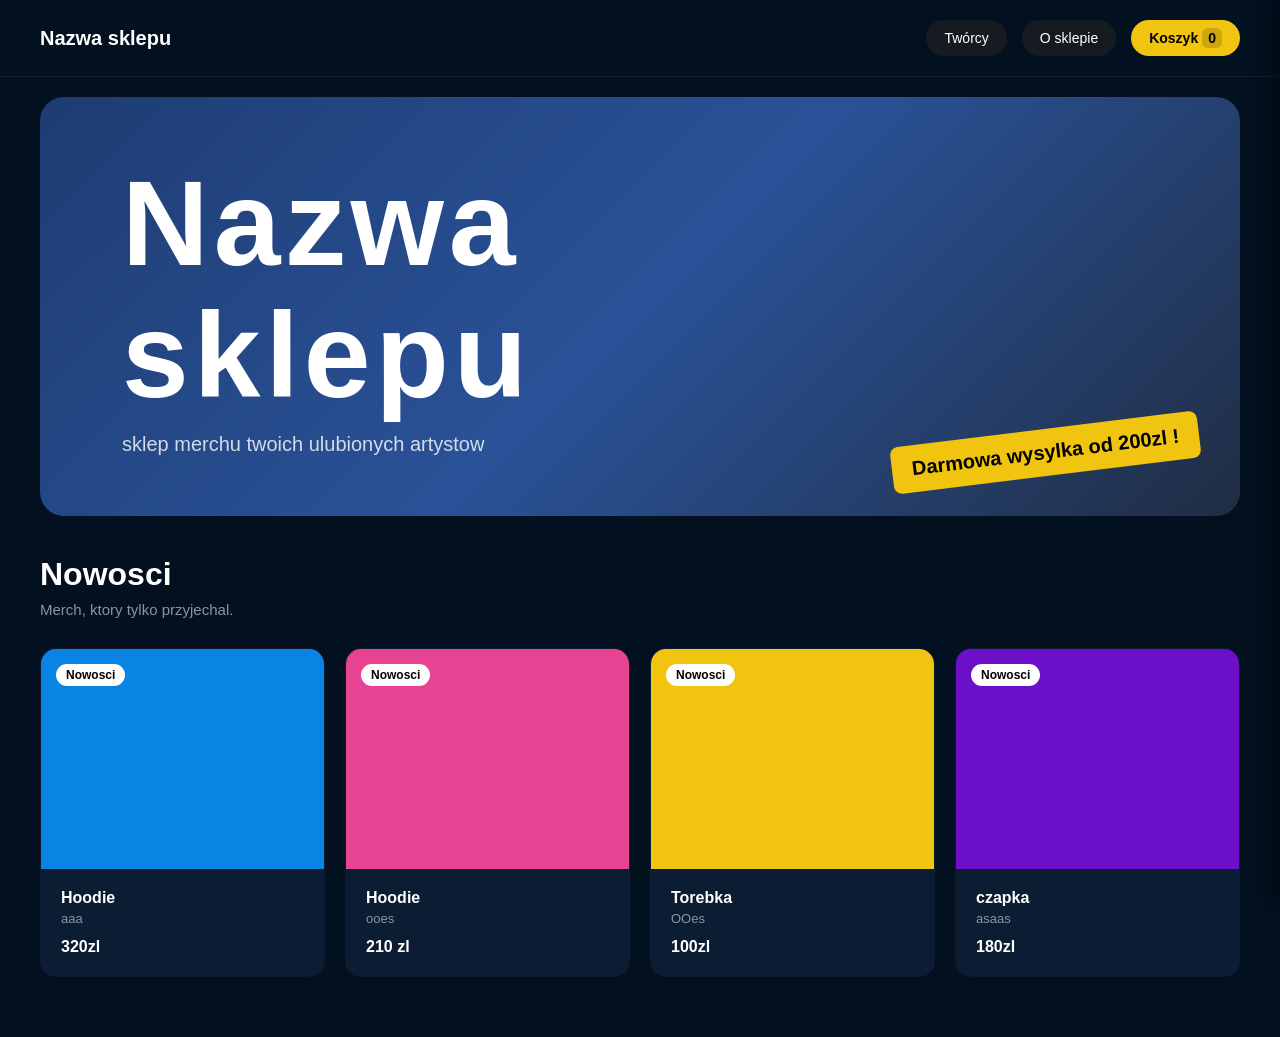
<file: index.html>
<!DOCTYPE html>
<html lang="en">
<head>
    <meta charset="UTF-8">
    <meta name="viewport" content="width=device-width, initial-scale=1.0">
    <link rel="stylesheet" href="style.css">
    <title>Sklep merchu</title>
</head>
<body>

    <header class="header">
        <div class="logo">Nazwa sklepu</div>
        <nav class="nav">
            <a href="artists.html" class="nav-btn">Twórcy</a>
            <a href="info.html" class="nav-btn">O sklepie</a>
            <button class="kosz-btn" onclick="toggleCart()">Koszyk<span id="cart-count">0</span></button>
        </nav>
    </header>

    <main>
        <section class="banner">
            <div class="nowosci-content">
                <h1>Nazwa<br> sklepu</h1>
                <p>sklep merchu twoich ulubionych artystow</p>
            </div>
            <div class="akcja">Darmowa wysylka od 200zl !</div>
        </section>

        <section class="section">
            <h2 class="section-title">Nowosci</h2>
            <p class="section-subtitle">Merch, ktory tylko przyjechal.</p>
            
            <div class="produkt-nowosc">
                <div class="ikonka" onclick="addToCart('Hoodie', 320)">
                    <div class="ikonka-img blue">
                        <span class="ikonka-badge">Nowosci</span>
                    </div>
                    <div class="ikonka-body">
                        <div class="ikonka-title">Hoodie</div>
                        <div class="ikonka-desc">aaa</div>
                        <div class="ikonka-price">320zl</div>
                    </div>
                </div>

                <div class="ikonka" onclick="addToCart('Hoodie', 210)">
                    <div class="ikonka-img pink">
                        <span class="ikonka-badge">Nowosci</span>
                    </div>
                    <div class="ikonka-body">
                        <div class="ikonka-title">Hoodie</div>
                        <div class="ikonka-desc">ooes</div>
                        <div class="ikonka-price">210 zl</div>
                    </div>
                </div>
    
                <div class="ikonka" onclick="addToCart('Torebka', 100)">
                    <div class="ikonka-img yellow">
                        <span class="ikonka-badge">Nowosci</span>
                    </div>
                    <div class="ikonka-body">
                        <div class="ikonka-title">Torebka </div>
                        <div class="ikonka-desc">OOes</div>
                        <div class="ikonka-price">100zl</div>
                    </div>
                </div>

                <div class="ikonka" onclick="addToCart('Czapka ', 180)">
                    <div class="ikonka-img purple">
                        <span class="ikonka-badge">Nowosci</span>
                    </div>
                    <div class="ikonka-body">
                        <div class="ikonka-title">czapka </div>
                        <div class="ikonka-desc">asaas</div>
                        <div class="ikonka-price">180zl</div>
                    </div>
                </div>
            </div>
        </section>
    </main>

    <div id="cart-sidebar" class="cart-sidebar">
        <div class="cart-header">
            <h3>Koszyk</h3>
            <button class="close-cart" onclick="toggleCart()">&times;</button>
        </div>
        <div id="cart-items" class="cart-items">
            <p class="empty-cart-text">W koszyku pusto, wybierz produkt zeby go dodac</p>
        </div>
        <div class="cart-footer">
            <div class="cart-total">
                <span>Suma</span>
                <span id="cart-total-price">0 zl</span>
            </div>
            <button class="checkout-btn" onclick="checkout()">Zloz zamowienie</button>
        </div>
    </div>

    <div id="cart-overlay" class="cart-overlay" onclick="toggleCart()"></div>

    <script src="script.js"></script>
</body>
</html>
</file>
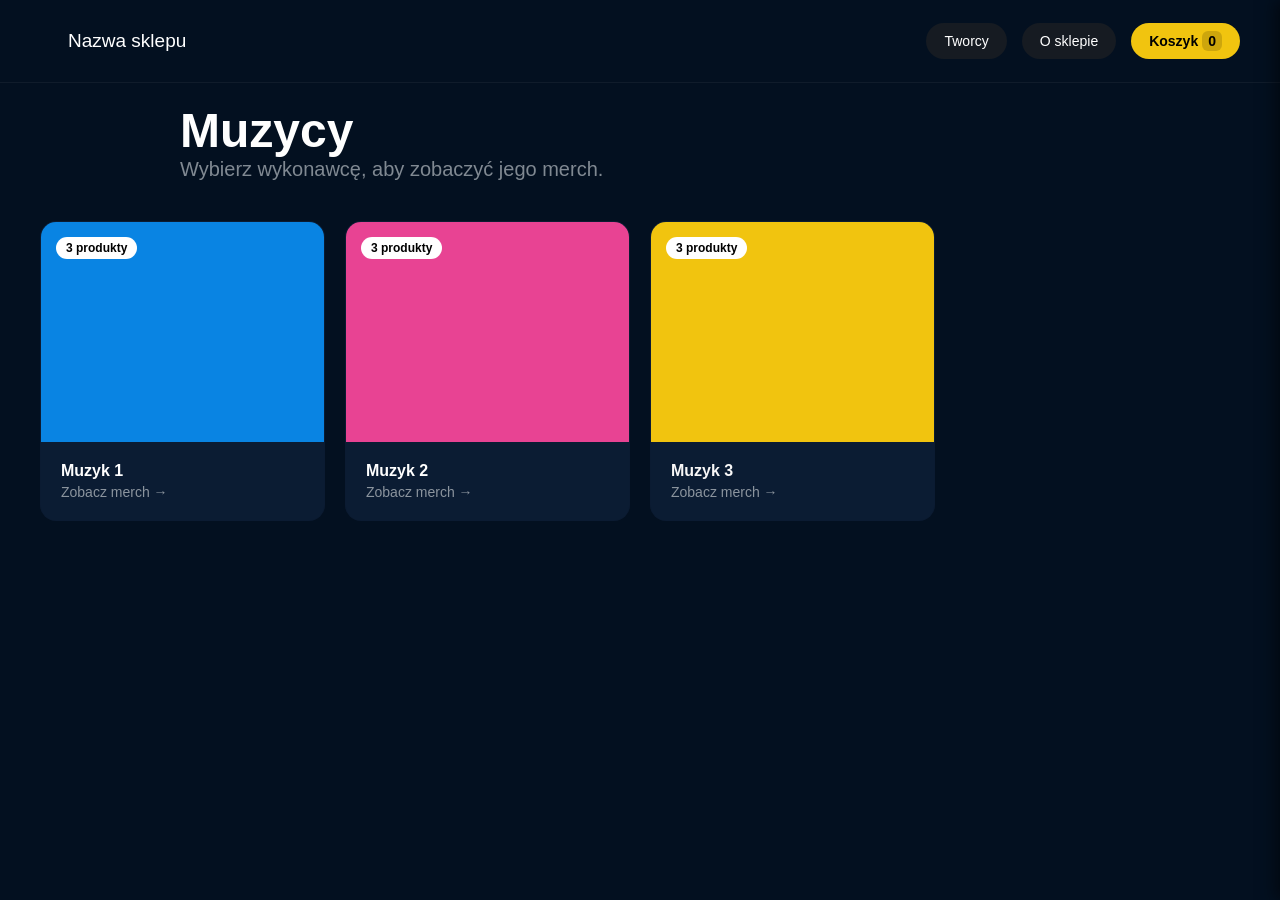
<file: artists.html>
<!DOCTYPE html>
<html lang="en">
<head>
    <meta charset="UTF-8">
    <meta name="viewport" content="width=device-width, initial-scale=1.0">
    <link rel="stylesheet" href="style.css">
    <script src="script.js"></script>
    <title>Wasi ulubieni artyści muzyczni</title>
</head>
<body>
    <header class="header">
        <div class="powrot-btn">
            <a href="index.html" class="powrot-btn">Nazwa sklepu</a>
        </div>
        <nav class="nav">
            <a href="artists.html" class="nav-btn">Tworcy</a>
            <a href="info.html" class="nav-btn">O sklepie</a>
            <button class="kosz-btn" onclick="toggleCart()">Koszyk<span id="cart-count">0</span></button>
        </nav>
    </header>

    <section class="muzycy-section">
        <h1 class="h1-art-wielka">Muzycy</h1>
        <p class="p-art">Wybierz wykonawcę, aby zobaczyć jego merch.</p>
    </section>

    <main>
        <section class="section" style="padding-top: 0;">
            <div class="produkt-nowosc">
                <!-- Wykonawca 1 -->
                <a href="muzyk1.html" class="ikonka" style="text-decoration: none; color: inherit;">
                    <div class="ikonka-img blue">
                        <span class="ikonka-badge">3 produkty</span>
                    </div>
                    <div class="ikonka-body">
                        <div class="ikonka-title">Muzyk 1</div>
                        <div class="ikonka-price" style="color: #8b949e; font-size: 14px; font-weight: normal;">Zobacz merch →</div>
                    </div>
                </a>

                <!-- Wykonawca 2 -->
                <a href="muzyk2.html" class="ikonka" style="text-decoration: none; color: inherit;">
                    <div class="ikonka-img pink">
                        <span class="ikonka-badge">3 produkty</span>
                    </div>
                    <div class="ikonka-body">
                        <div class="ikonka-title">Muzyk 2</div>
                        <div class="ikonka-price" style="color: #8b949e; font-size: 14px; font-weight: normal;">Zobacz merch →</div>
                    </div>
                </a>
    
                <!-- Wykonawca 3 -->
                <a href="muzyk3.html" class="ikonka" style="text-decoration: none; color: inherit;">
                    <div class="ikonka-img yellow">
                        <span class="ikonka-badge">3 produkty</span>
                    </div>
                    <div class="ikonka-body">
                        <div class="ikonka-title" style="color: #f8f7f7;">Muzyk 3</div>
                        <div class="ikonka-price" style="color: #8b949e; font-size: 14px; font-weight: normal;">Zobacz merch →</div>
                    </div>
                </a>
            </div>
        </section>
    </main>

    <div id="cart-sidebar" class="cart-sidebar">
        <div class="cart-header">
            <h3>Koszyk</h3>
            <button class="close-cart" onclick="toggleCart()">x</button>
        </div>
        <div id="cart-items" class="cart-items">
            <p class="empty-cart-text">W koszyku pusto, wybierz produkt żeby go dodać</p>
        </div>
        <div class="cart-footer">
            <div class="cart-total">
                <span>Suma</span>
                <span id="cart-total-price">0 zł</span>
            </div>
            <button class="checkout-btn" onclick="checkout()">Złóż zamówienie</button>
        </div>
    </div>

    <div id="cart-overlay" class="cart-overlay" onclick="toggleCart()"></div>
</body>
</html>
</file>
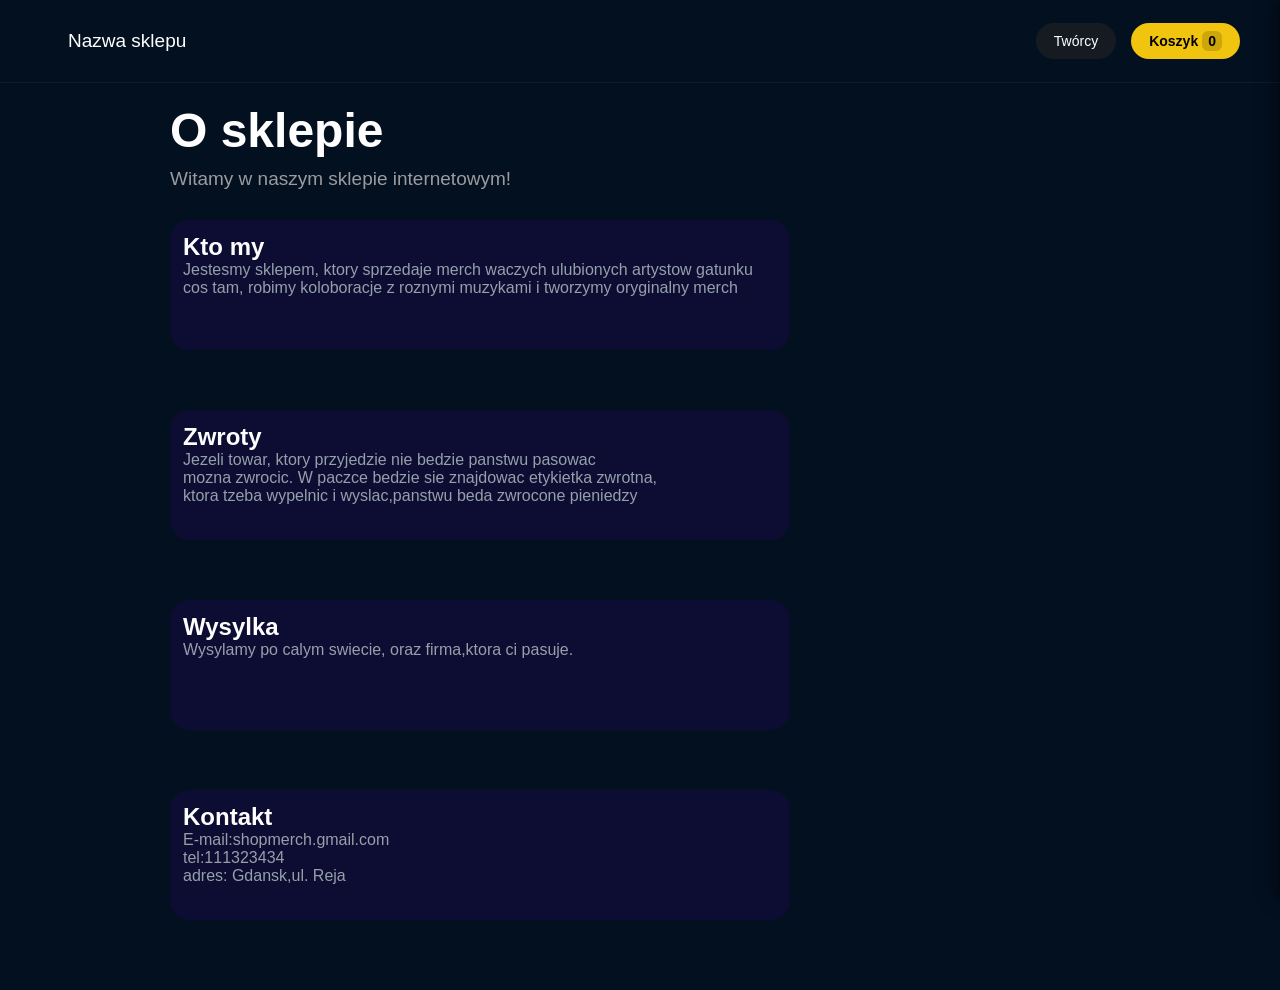
<file: info.html>
<!DOCTYPE html>
<html lang="en">
<head>
    <meta charset="UTF-8">
    <meta name="viewport" content="width=device-width, initial-scale=1.0">
    <title>Informacja</title>
    <link rel="stylesheet" href="style.css">
    <style>
        .info-section{
            padding: 20px;
            margin-bottom: 20px;
            margin-left:150px;
        }
    
    </style>
</head>
<body>
    <header class="header">
        <div class="powrot-btn">
        <a href="index.html" class="powrot-btn">Nazwa sklepu</a>
    </div>
        <nav class="nav">
            <a href="artists.html" class="nav-btn">Twórcy</a>
            <button class="kosz-btn" onclick="toggleCart()">Koszyk<span id="cart-count">0</span></button>
        </nav>
    </header>
<section class="info-section">
    <h1 class="h1-info-wielka">O sklepie</h1>
    <p class="tekst-info-maly">Witamy w naszym sklepie internetowym!</p>
    <div class="box">
        <h1 class="h1-box">Kto my</h1>
        <p>Jestesmy sklepem, ktory sprzedaje merch waczych ulubionych artystow gatunku cos tam,
            robimy koloboracje z roznymi muzykami i tworzymy oryginalny merch


    </p>
        
    </div><br>
    <div class="box">
        <h1 class="h1-box">Zwroty</h1>
        <p>Jezeli towar, ktory przyjedzie  nie bedzie panstwu pasowac<br> mozna zwrocic. 
            W paczce bedzie sie znajdowac etykietka zwrotna,<br>ktora tzeba wypelnic i wyslac,panstwu beda zwrocone pieniedzy
            </p>
        
    </div><br>
    <div class="box">
        <h1 class="h1-box">Wysylka</h1>
        <p> Wysylamy po calym swiecie, oraz firma,ktora ci pasuje.

</p>
        
    </div><br>
    <div class="box">
        <h1 class="h1-box">Kontakt</h1>
        <p>E-mail:shopmerch.gmail.com<br> tel:111323434<br> adres: Gdansk,ul. Reja

</p>
        
    </div>



        <div id="cart-sidebar" class="cart-sidebar">
        <div class="cart-header">
            <h3>Koszyk</h3>
            <button class="close-cart" onclick="toggleCart()">x</button>
        </div>
        <div id="cart-items" class="cart-items">
            <p class="empty-cart-text">W koszyku pusto, wybierz produkt zeby go dodac</p>
        </div>
        <div class="cart-footer">
            <div class="cart-total">
                <span>Suma</span>
                <span id="cart-total-price">0 zl</span>
            </div>
            <button class="checkout-btn" onclick="checkout()">Zloz zamowienie</button>
        </div>
    </div>

    <div id="cart-overlay" class="cart-overlay" onclick="toggleCart()"></div>

    <script src="script.js"></script>
</section>
</body>
</html>
</file>
<file: style.css>
* {
margin: 0;
padding: 0;
box-sizing: border-box;
font-family: -apple-system, BlinkMacSystemFont, "Segoe UI", Roboto, Helvetica, Arial, sans-serif;
}

body {
background-color: #031020;
color: #ffffff;
min-height: 100vh;
}


/*---------index----------------------------------*/


.header {
display: flex;
justify-content: space-between;
align-items: center;
padding: 20px 40px;
background-color: #031020;
border-bottom: 1px solid rgba(255, 255, 255, 0.05);
}

.logo {
font-size: 20px;
font-weight: 700;
cursor: pointer;
}

.nav {
display: flex;
align-items: center;
justify-content: flex-end;
gap: 15px;
margin-left: auto;
}

.nav-btn, .cart-btn {
background: #161b22;
border: none;
color: #ffffff;
padding: 10px 18px;
border-radius: 20px;
font-size: 14px;
font-weight: 500;
cursor: pointer;
transition: background 0.2s;
text-decoration: none;
}

.nav-btn:hover { 
   background: #21262d;
}

.kosz-btn {
background: #f1c40f;
color: #000;
font-weight: 600;
border: none;
padding: 10px 18px;
border-radius: 20px;
font-size: 14px;
cursor: pointer;
}

.kosz-btn span {
background: rgba(0, 0, 0, 0.15);
padding: 2px 6px;
border-radius: 6px;
margin-left: 4px;
}

.banner {
background: linear-gradient(135deg, #1e3c72 0%, #2a5298 50%, #202d43 100%);
margin: 20px 40px;
padding: 60px;
border-radius: 24px;
position: relative;
overflow: hidden;
min-height: 380px;
display: flex;
flex-direction: column;
justify-content: flex-end;
}

.banner h1 {
font-size: 120px;
font-weight: 800;
line-height: 1.1;
margin-bottom: 12px;
margin-left: 22px;
letter-spacing: 5px;
}

.banner p {
font-size: 20px;
color: rgba(255, 255, 255, 0.8);
margin-left: 22px;
}

.akcja {
position: absolute;
bottom: 40px;
right: 40px;
background: #f1c40f;
color: #000;
padding: 12px 20px;
border-radius: 8px;
font-weight: 600;
font-size: 20px;
transform: rotate(-7deg);
}

.section {
padding: 20px 40px 60px 40px;
}

.section-title {
font-size: 32px;
font-weight: 700;
margin-bottom: 8px;
}

.section-subtitle {
font-size: 15px;
color: #8b949e;
margin-bottom: 30px;
}

.produkt-nowosc {
display: grid;
grid-template-columns: repeat(auto-fill, minmax(260px, 1fr));
gap: 20px;
}

.ikonka {
background: #0b1c33;
border-radius: 16px;
overflow: hidden;
cursor: pointer;
transition: transform 0.2s, background 0.2s;
border: 1px solid rgba(19, 13, 55, 0.03);
display: flex;
flex-direction: column;
}

.ikonka:hover {
transform: translateY(-4px);
}

.ikonka-img {
height: 220px;
position: relative;
}

.ikonka-img.yellow { background: #f1c40f; }
.ikonka-img.pink { background: #e84393; }
.ikonka-img.blue { background: #0984e3; }
.ikonka-img.purple { background: #6c0fc8; }

.ikonka-badge {
position: absolute;
top: 15px;
left: 15px;
background: #ffffff;
color: #000;
padding: 4px 10px;
border-radius: 12px;
font-size: 12px;
font-weight: 600;
}

.ikonka-body {
padding: 20px;
}

.ikonka-title {
font-size: 16px;
font-weight: 700;
margin-bottom: 4px;
}

.ikonka-desc {
font-size: 13px;
color: #8b949e;
margin-bottom: 12px;
}

.ikonka-price {
font-size: 16px;
font-weight: 700;
}

.cart-sidebar {
    position: fixed;
    top: 0;
    right: -30%;
    width: 30%;
    height: 100%;
    background-color: #161b22;
    color: #ffffff;
    box-shadow: -5px 0 15px rgba(0, 0, 0, 0.5);
    transition: right 0.3s ease-in-out;
    z-index: 1000;
    display: flex;
    flex-direction: column;
    box-sizing: border-box;
}

.cart-sidebar.active {
    right: 0;
}

.cart-overlay {
    position: fixed;
    top: 0;
    left: 0;
    width: 100%;
    height: 100%;
    background-color: rgba(0, 0, 0, 0.6);
    visibility: hidden;
    opacity: 0;
    transition: opacity 0.3s ease-in-out, visibility 0.3s ease-in-out;
    z-index: 999;
}

.cart-overlay.active {
    visibility: visible;
    opacity: 1;
}

.cart-header {
    padding: 20px;
    display: flex;
    justify-content: space-between;
    align-items: center;
    border-bottom: 1px solid rgba(255, 255, 255, 0.05);
}

.close-cart {
    background: none;
    border: none;
    color: #fff;
    font-size: 20px;
    cursor: pointer;
}

.cart-items {
    padding: 20px;
    flex-grow: 1;
    overflow-y: auto;
}

.empty-cart-text {
    color: #8b949e;
    font-size: 14px;
    text-align: center;
    margin-top: 40px;
}

.cart-item-row {
    display: flex;
    justify-content: space-between;
    align-items: center;
    margin-bottom: 15px;
    padding-bottom: 15px;
    border-bottom: 1px solid rgba(255, 255, 255, 0.05);
}

.cart-footer {
    padding: 20px;
    border-top: 1px solid rgba(255, 255, 255, 0.05);
    background: #0d1117;
}

.cart-total {
    display: flex;
    justify-content: space-between;
    font-size: 16px;
    font-weight: 700;
    margin-bottom: 15px;
}

.checkout-btn {
    width: 100%;
    background: #f1c40f;
    color: #000;
    border: none;
    padding: 14px;
    border-radius: 8px;
    font-weight: 700;
    font-size: 15px;
    cursor: pointer;
}

/*---------info----------------------------------*/

.box{
            border: 2px solid  rgb(13, 13, 52); 
            padding: 11px 11px 11px 11px;    
            margin: 30px; 
            margin-left: auto;        
            border-radius: 20px;     
            display: inline-block;
            width: 620px;   
            height: 130px;
            background-color: rgb(13, 13, 52);
        
        }
        p{
            color: rgb(149, 160, 169);
        }
        .h1-box{
            color: #fefefe;
        ;
        }
        .h1-info-wielka{
            color: #fefefe;
            font-size: 48px;
            
        }
        .powrot-btn{
          border: none;
          color: #ffffff;
          padding: 10px 10px;
          border-radius: 10px;
          font-size: 19px;
          font-weight: 500;
          cursor: pointer;
          transition: background 0.2s;
          text-decoration: none;
          margin-left: 4px;
        }
        .powrot-btn:hover { 
          background: #21262d;
}
.tekst-info-maly{
    color: #9b9b9f;
    font-size: 19px;
    margin-top: 10px;
}
/*-------Muzycy-------------*/
.muzycy-section{
        padding: 20px;
        margin-bottom: 20px;
        margin-left:160px;
        }
.h1-art-wielka{
    color: #fefefe;
    font-size: 48px;
        }
.p-art{
    color:#808992;
    font-size: 20px;
}
</file>
